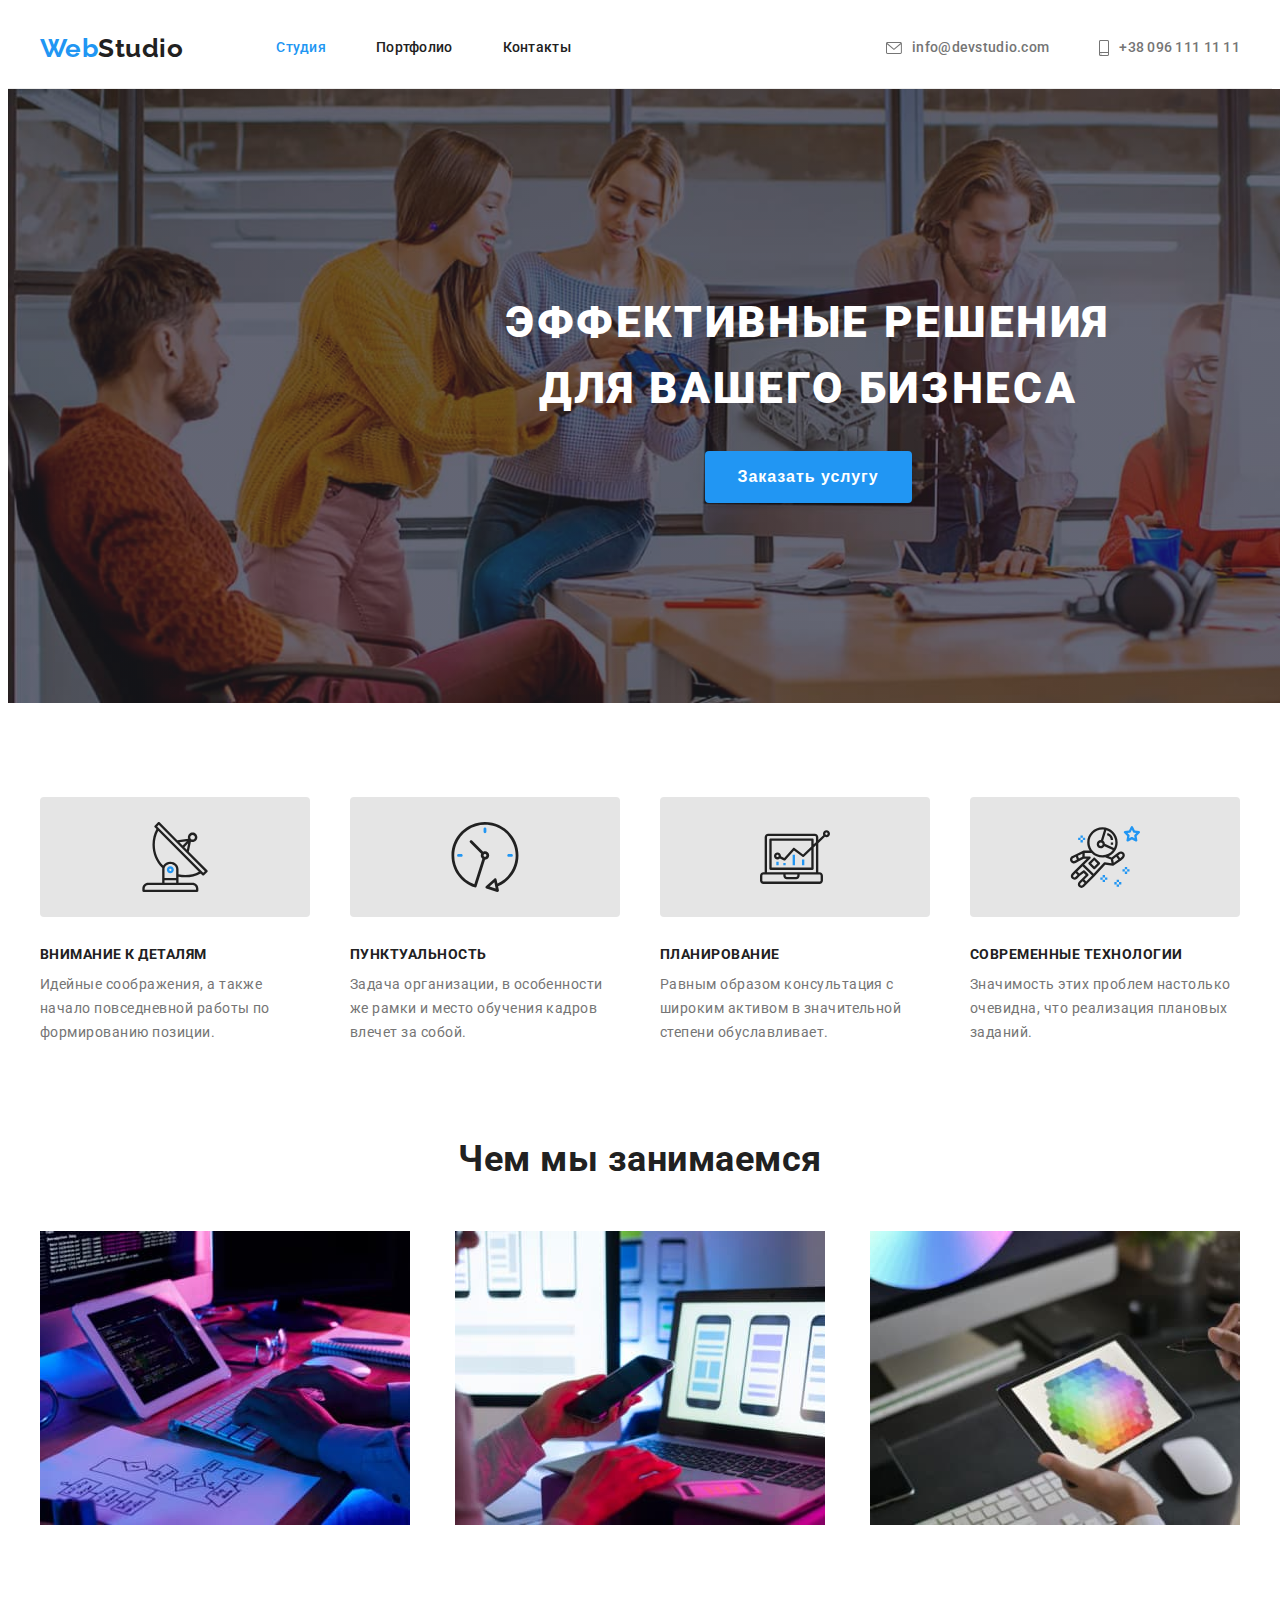
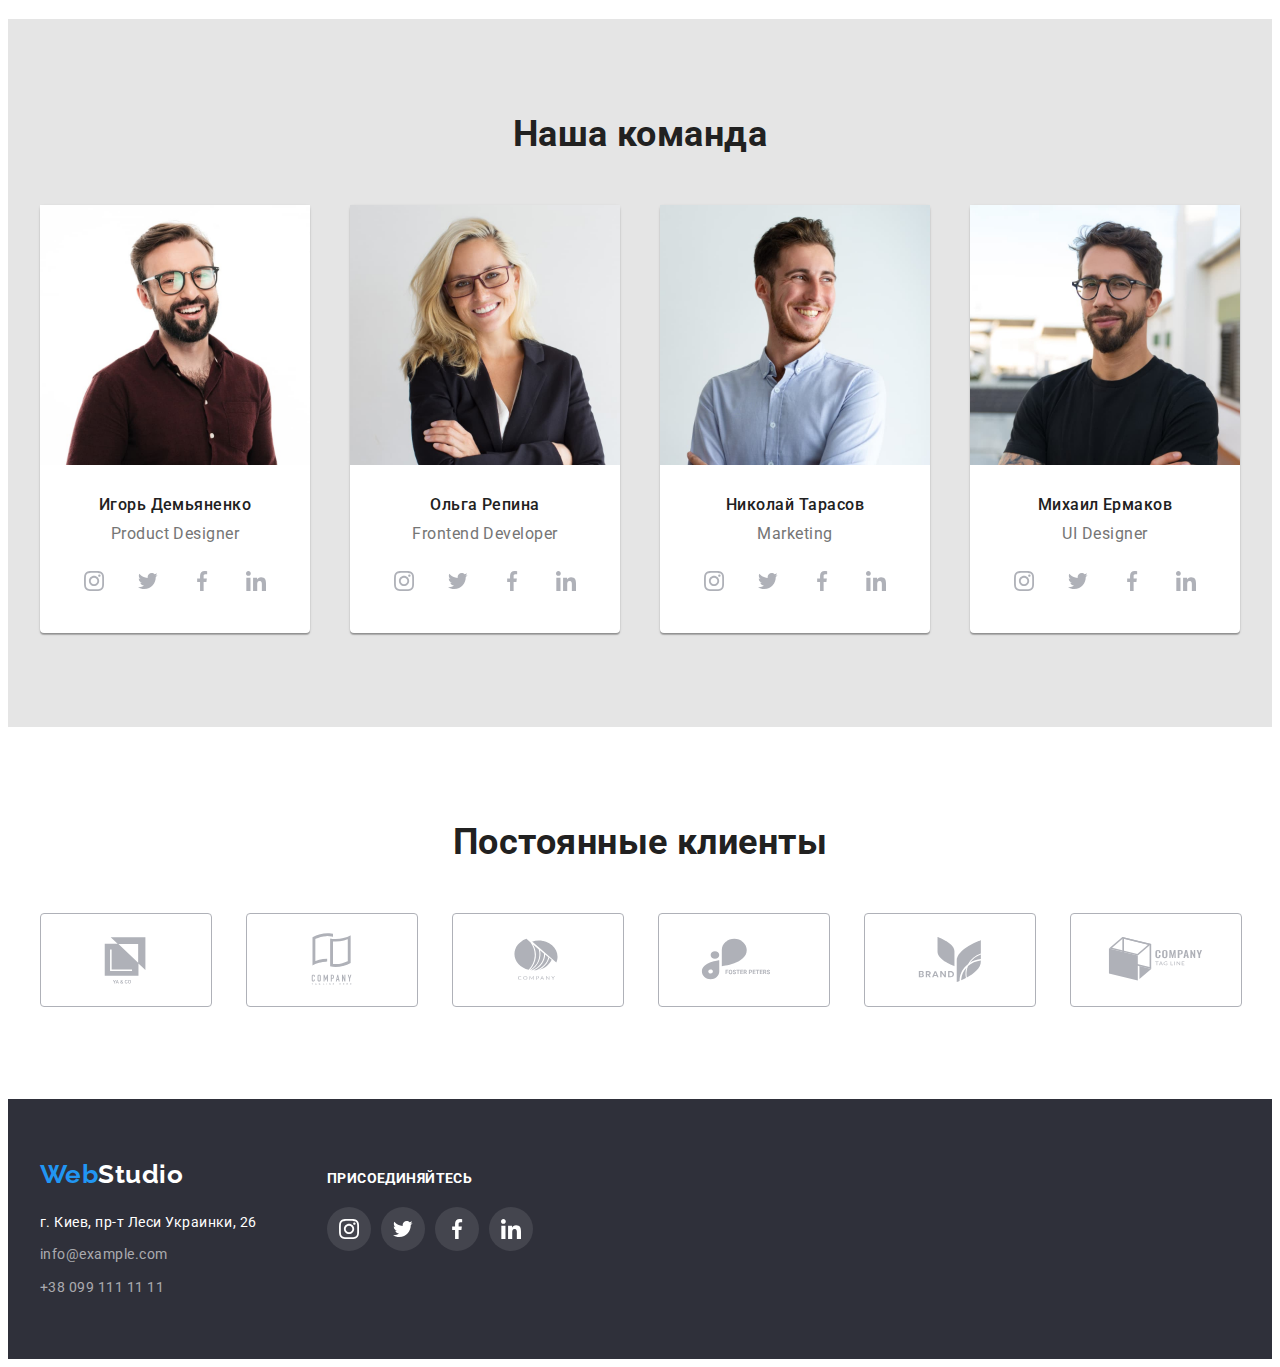
<file: index.html>
<!DOCTYPE html>
<html lang="ru">
  <head>
    <meta charset="UTF-8" />
    <meta http-equiv="X-UA-Compatible" content="IE=edge" />
    <meta name="viewport" content="width=device-width, initial-scale=1.0" />
    <title>WebStudio</title>
    <link rel="stylesheet" href="https://cdnjs.cloudflare.com/ajax/libs/modern-normalize/1.1.0/modern-normalize.min.css"
      integrity="sha512-wpPYUAdjBVSE4KJnH1VR1HeZfpl1ub8YT/NKx4PuQ5NmX2tKuGu6U/JRp5y+Y8XG2tV+wKQpNHVUX03MfMFn9Q=="
      crossorigin="anonymous" referrerpolicy="no-referrer"/>
    <link rel="preconnect" href="https://fonts.googleapis.com">
    <link rel="preconnect" href="https://fonts.gstatic.com" crossorigin>
    <link href="https://fonts.googleapis.com/css2?family=Raleway:wght@700&family=Roboto:wght@400;500;700;900&display=swap"
      rel="stylesheet">
    <link rel="stylesheet" href="./css/style.css">
  </head>

  <body class="page">
    <!--Шапка сайта-->
    <header class="page-header">
      <nav class="container main-nav">
        <a href="index.html" class="logo"><span class="web">Web</span>Studio
        </a>
        <ul class="site-nav list">
          <li class="item"><a href="index.html" class="link current">Студия</a></li>
          
          <li class="item"><a href="portfolio.html" class="link">Портфолио</a></li>

          <li class="item"><a href="contacts.html" class="link">Контакты</a></li>
        </ul>
       <ul class="auth-nav list">
        <li class="item item-nav">
            <a href="mailto:info@devstudio.com" class="link nav-link">
              <svg class="icon-nav mail" width="16" height="12">
                <use href="./images/sprite.svg#icon-email"></use>
              </svg>
            info@devstudio.com</a>
        </li>
        <li class="item item-nav">
          <a href="tel:+380961111111" class="link">
            <svg class="icon-nav phone" width="10" height="16">
              <use href="./images/sprite.svg#icon-phone"></use>
            </svg>
          +38 096 111 11 11</a>
        </li>
      </ul>
      </nav>
    </header>
    <main>
      <!--Герой-->
      <section class="hero overlay">
        <div class="container">
          <div class="hero-item">
            <h1 class="hero-titel">Эффективные решения для вашего бизнеса</h1>
            <button type="submit" class="button-main">Заказать услугу</button>
          </div>
        </div>
      </section>
      <!--Особенности компании-->
      <section class="section-feature">
        <div class="container">
        <h2 class="section-titel-goust visually-hidden">Наши конкурентные преимущества</h2>
        <ul class="feature-list">
          <li class="item">
            <div class="feature-card">
              <svg class="feature-icon">
                <use href="./images/sprite.svg#icon-radar"></use>
              </svg>
            </div>
            <h3 class="titel">Внимание к деталям</h3>
            <p class="text">Идейные соображения, а также начало повседневной работы по формированию позиции.</p>
          </li>
          <li class="item">
            <div class="feature-card">
              <svg class="feature-icon">
                <use href="./images/sprite.svg#icon-clock"></use>
              </svg>
            </div>
            <h3 class="titel">Пунктуальность</h3>
            <p class="text">
              Задача организации, в особенности же рамки и место обучения кадров влечет за собой.
            </p>
          </li>

          <li class="item">
            <div class="feature-card">
              <svg class="feature-icon">
                <use href="./images/sprite.svg#icon-diagram"></use>
              </svg>
            </div>
            <h3 class="titel">Планирование</h3>
            <p class="text">
              Равным образом консультация с широким активом в значительной степени обуславливает.
            </p>
          </li>

          <li class="item">
            <div class="feature-card">
              <svg class="feature-icon">
                <use href="./images/sprite.svg#icon-spaceman"></use>
              </svg>
            </div>
            <h3 class="titel">Современные технологии</h3>
            <p class="text">Значимость этих проблем настолько очевидна, что реализация плановых заданий.</p>
          </li>
        </ul>
        </div>
      </section>
      <!--Чем мы занимаемся-->
      <section class="section-work">
        <div class="container">
          <h2 class="section-titel">Чем мы занимаемся</h2>
            <ul class="work-list">
              <li class="item">
                <img src="./images/box1.jpg" width="370" alt="Планшет и клавиатура" />
              </li>

              <li class="item"><img src="./images/box2.jpg" width="370" alt="Ноутбук" /></li>
              <li class="item"><img src="./images/box3.jpg" width="370" alt="Планшет" /></li>
          </ul>
        </div>
      </section>
      <!--Команда-->
      <section class="section-team">
        <div class="container">
          <h2 class="section-titel">Наша команда</h2>
          
          <ul class="team-list">
              <li class="item">
                  <article class="card">
                    <div class="card-tumb">
                      <img class="photo-card" src="./images/igor.jpg" width="270" alt="Игорь Демьяненко" />
                    </div>
                    <div class="card-info">
                      <h3 class="titel">Игорь Демьяненко</h3>
                      <p lang="en" class="text">Product Designer</p>
                      <ul class="teammates-socials list socials-list">
                        <li class="socials-item">
                          <a href="" class="socials-link link">
                            <svg class="socials-icon" width="20" height="20">
                              <use href="./images/sprite.svg#icon-instagram"></use>
                            </svg>
                          </a>
                        </li>
                        <li class="socials-item">
                          <a href="" class="socials-link link">
                            <svg class="socials-icon" width="20" height="20">
                              <use href="./images/sprite.svg#icon-twitter"></use>
                            </svg>
                          </a>
                        </li>
                        <li class="socials-item">
                          <a href="" class="socials-link link">
                            <svg class="socials-icon" width="20" height="20">
                              <use href="./images/sprite.svg#icon-facebook"></use>
                            </svg>
                          </a>
                        </li>
                        <li class="socials-item">
                          <a href="" class="socials-link link">
                            <svg class="socials-icon" width="20" height="20">
                              <use href="./images/sprite.svg#icon-linkedin"></use>
                            </svg>
                          </a>
                        </li>
                      </ul>
                    </div>
                  </article>
              </li>

              <li class="item">
                  <article class="card">
                     <div class="card-tumb">
                        <img class="photo-card" src="./images/olga.jpg" width="270" alt="Ольга Репина" />
                      </div>
                     <div class="card-info">
                        <h3 class="titel">Ольга Репина</h3>
                        <p lang="en" class="text">Frontend Developer</p>
                        <ul class="teammates-socials list socials-list">
                          <li class="socials-item">
                            <a href="" class="socials-link link">
                              <svg class="socials-icon" width="20" height="20">
                                <use href="./images/sprite.svg#icon-instagram"></use>
                              </svg>
                            </a>
                          </li>
                          <li class="socials-item">
                            <a href="" class="socials-link link">
                              <svg class="socials-icon" width="20" height="20">
                                <use href="./images/sprite.svg#icon-twitter"></use>
                              </svg>
                            </a>
                          </li>
                          <li class="socials-item">
                            <a href="" class="socials-link link">
                              <svg class="socials-icon" width="20" height="20">
                                <use href="./images/sprite.svg#icon-facebook"></use>
                              </svg>
                            </a>
                          </li>
                          <li class="socials-item">
                            <a href="" class="socials-link link">
                              <svg class="socials-icon" width="20" height="20">
                                <use href="./images/sprite.svg#icon-linkedin"></use>
                              </svg>
                            </a>
                          </li>
                        </ul>
                      </div>
                  </article>
              </li>

              <li class="item">
                <article class="card">
                  <div class="card-tumb">
                    <img class="photo-card" src="./images/nik.jpg" width="270" alt="Николай Тарасов" />
                  </div>
                  <div class="card-info">
                    <h3 class="titel">Николай Тарасов</h3>
                    <p lang="en" class="text">Marketing</p>
                    <ul class="teammates-socials list socials-list">
                      <li class="socials-item">
                        <a href="" class="socials-link link">
                          <svg class="socials-icon" width="20" height="20">
                            <use href="./images/sprite.svg#icon-instagram"></use>
                          </svg>
                        </a>
                      </li>
                      <li class="socials-item">
                        <a href="" class="socials-link link">
                          <svg class="socials-icon" width="20" height="20">
                            <use href="./images/sprite.svg#icon-twitter"></use>
                          </svg>
                        </a>
                      </li>
                      <li class="socials-item">
                        <a href="" class="socials-link link">
                          <svg class="socials-icon" width="20" height="20">
                            <use href="./images/sprite.svg#icon-facebook"></use>
                          </svg>
                        </a>
                      </li>
                      <li class="socials-item">
                        <a href="" class="socials-link link">
                          <svg class="socials-icon" width="20" height="20">
                            <use href="./images/sprite.svg#icon-linkedin"></use>
                          </svg>
                        </a>
                      </li>
                    </ul>
                  </div>
                </article>
              </li>

              <li class="item">
                <article class="card">
                  <div class="card-tumb">
                    <img class="photo-card" src="./images/mihal.jpg" width="270" alt="Михаил Ермаков" />
                  </div>
                  <div class="card-info">
                    <h3 class="titel">Михаил Ермаков</h3>
                    <p lang="en" class="text">UI Designer</p>
                    <ul class="teammates-socials list socials-list">
                      <li class="socials-item">
                        <a href="" class="socials-link link">
                          <svg class="socials-icon" width="20" height="20">
                            <use href="./images/sprite.svg#icon-instagram"></use>
                          </svg>
                        </a>
                      </li>
                      <li class="socials-item">
                        <a href="" class="socials-link link">
                          <svg class="socials-icon" width="20" height="20">
                            <use href="./images/sprite.svg#icon-twitter"></use>
                          </svg>
                        </a>
                      </li>
                      <li class="socials-item">
                        <a href="" class="socials-link link">
                          <svg class="socials-icon" width="20" height="20">
                            <use href="./images/sprite.svg#icon-facebook"></use>
                          </svg>
                        </a>
                      </li>
                      <li class="socials-item">
                        <a href="" class="socials-link link">
                          <svg class="socials-icon" width="20" height="20">
                            <use href="./images/sprite.svg#icon-linkedin"></use>
                          </svg>
                        </a>
                      </li>
                    </ul>
                  </div>
                </article>
              </li>
          </ul>
        </div>
      </section>
      <!-- Клиенты -->
      <section class="section-clients">
        <div class="container">
          <h2 class="section-titel">Постоянные клиенты</h2>
          <ul class="clients-list list"> 
            <li class="clients-item">
              <a href="" class="clients-link link">
                <svg class="clients-icon" width="106" height="60">
                  <use href="./images/sprite.svg#icon-comp1"></use>
                </svg>
              </a>
            </li>
            <li class="clients-item">
              <a href="" class="clients-link link">
                <svg class="clients-icon" width="106" height="60">
                  <use href="./images/sprite.svg#icon-comp2"></use>
                </svg>
              </a>
            </li>
            <li class="clients-item">
              <a href="" class="clients-link link">
                <svg class="clients-icon" width="106" height="60">
                  <use href="./images/sprite.svg#icon-comp3"></use>
                </svg>
              </a>
            </li>
            <li class="clients-item">
              <a href="" class="clients-link link">
                <svg class="clients-icon" width="106" height="60">
                  <use href="./images/sprite.svg#icon-comp4"></use>
                </svg>
              </a>
            </li>
            <li class="clients-item">
              <a href="" class="clients-link link">
                <svg class="clients-icon" width="106" height="60">
                  <use href="./images/sprite.svg#icon-comp5"></use>
                </svg>
              </a>
            </li>
            <li class="clients-item">
              <a href="" class="clients-link link">
                <svg class="clients-icon" width="106" height="60">
                  <use href="./images/sprite.svg#icon-comp6"></use>
                </svg>
              </a>
            </li>
          </ul>
        </div>
      </section>
    </main>
    <!--Подвал-->
    <footer class="footer">
      <div class="container">
        <div class="main-footer">
        <div class="left-footer">
            <div class="footer-logo">
                <a href="index.html" class="logo"><span class="web">Web</span>Studio
                </a>
            </div>
              <address>
                <ul class="address-list">
                  <li class="item"><a href="https://goo.gl/maps/FcAPgfBcvbbnPMWw7" target="_blank" class="comp-address">г. Киев, пр-т Леси Украинки, 26</a></li>
                  <li class="item"><a href="mailto:info@example.com" class ="link" >info@example.com</a></li>
                  <li class="item"><a href="tel:+380991111111" class ="link">+38 099 111 11 11</a></li>
                </ul>
              </address>
        </div>
            <div class="right-footer">
                <h2 class="titel footer-contacts-titel">Присоединяйтесь</h2>
              <ul class="socials-address list">
                    <li class="socials-address-item">
                      <a href="" class="socials-address-link link">
                        <svg class="socials-icon" width="20" height="20">
                          <use href="./images/sprite.svg#icon-instagram"></use>
                        </svg>
                      </a>
                    </li>
                    <li class="socials-address-item">
                      <a href="" class="socials-address-link link">
                        <svg class="socials-icon" width="20" height="20">
                          <use href="./images/sprite.svg#icon-twitter"></use>
                        </svg>
                      </a>
                    </li>
                    <li class="socials-address-item">
                      <a href="" class="socials-address-link link">
                        <svg class="socials-icon" width="20" height="20">
                          <use href="./images/sprite.svg#icon-facebook"></use>
                        </svg>
                      </a>
                    </li>
                    <li class="socials-address-item">
                      <a href="" class="socials-address-link link">
                        <svg class="socials-icon" width="20" height="20">
                          <use href="./images/sprite.svg#icon-linkedin"></use>
                        </svg>
                      </a>
                    </li>
              </ul>
            </div>
          </div>
      </div>
    </footer>
  </body>
</html>
</file>
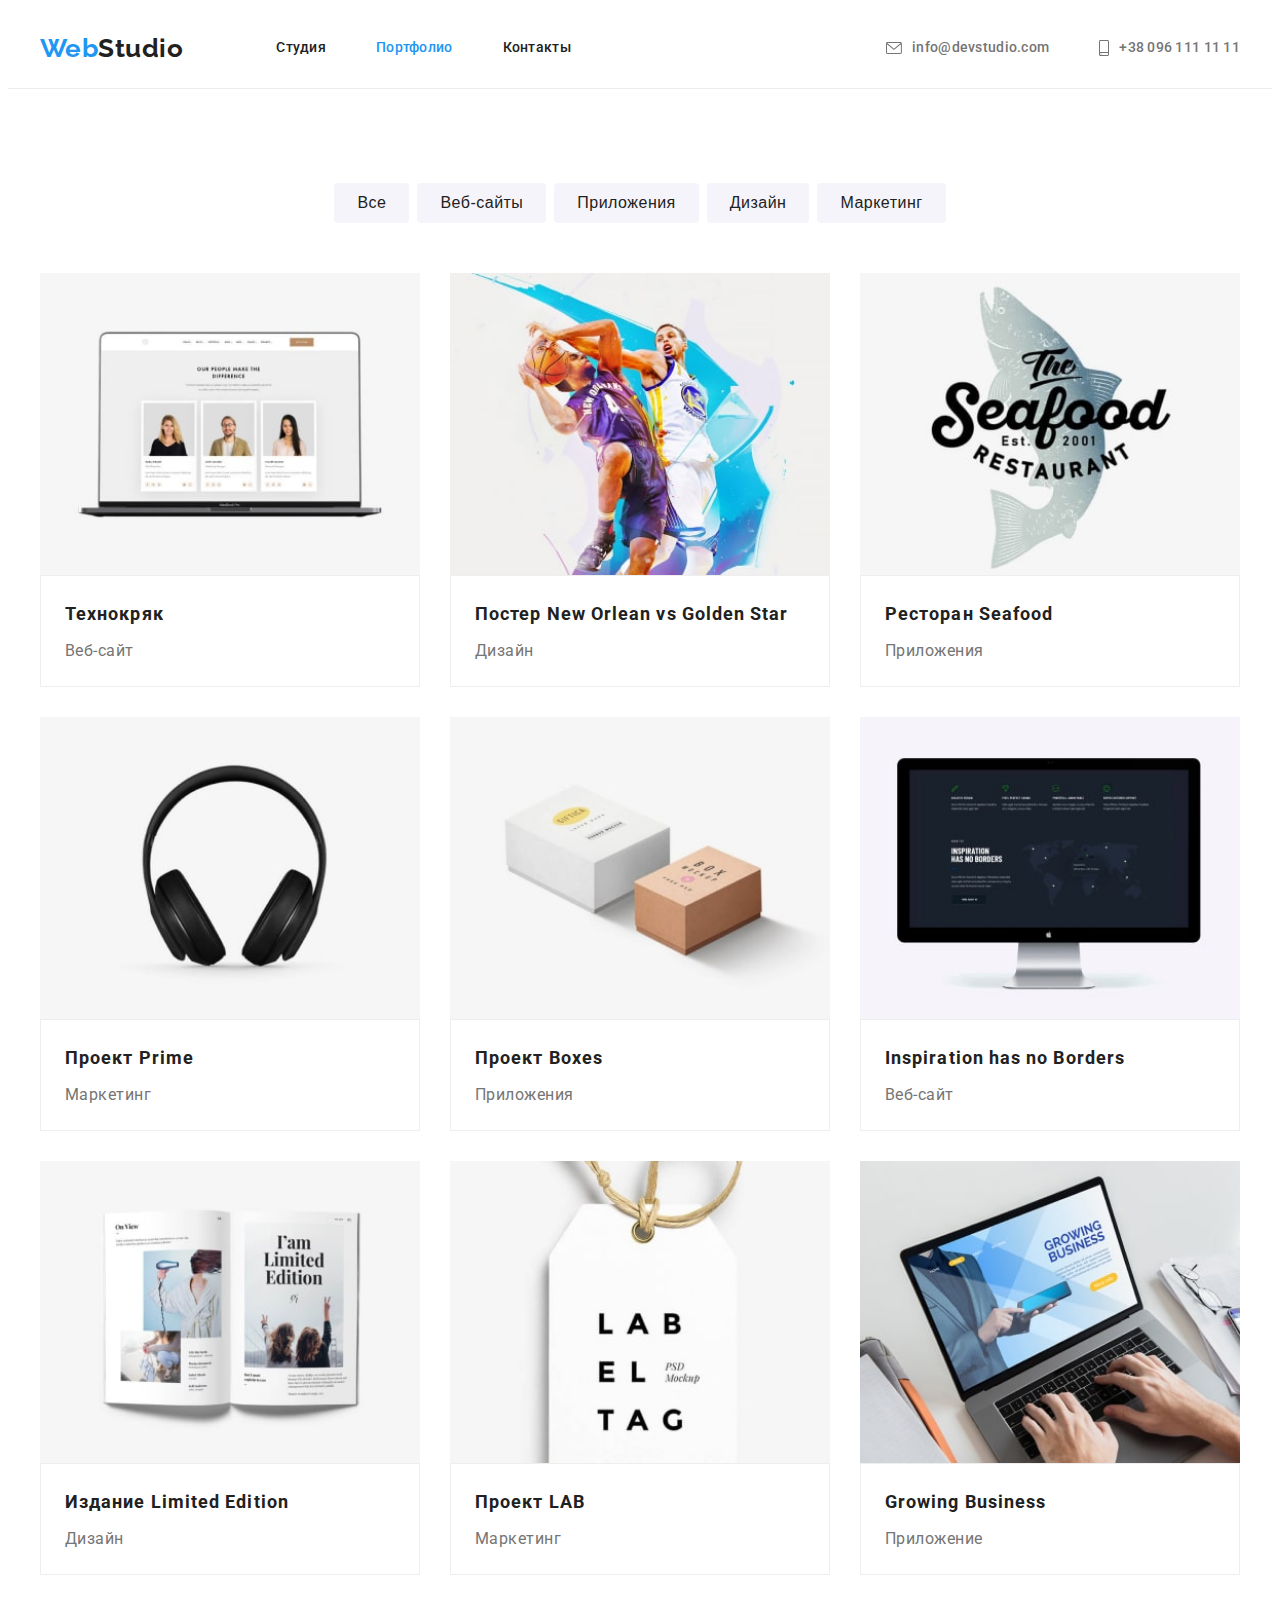
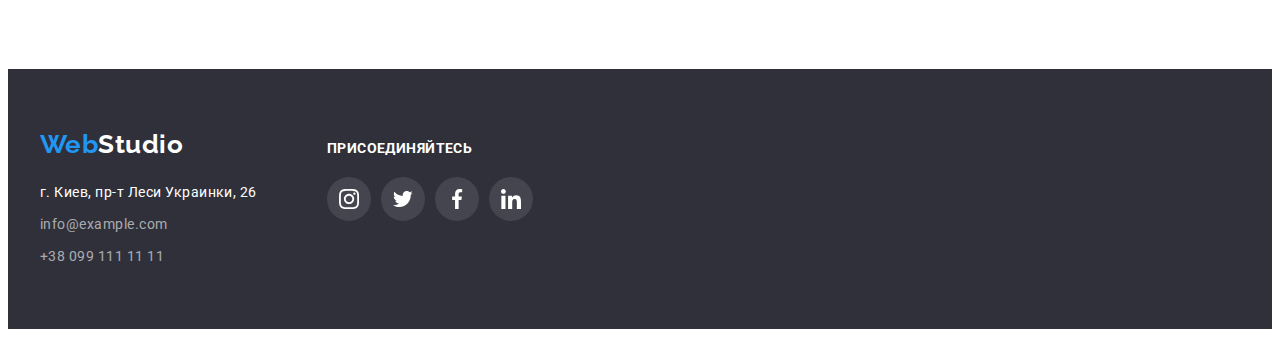
<file: portfolio.html>
<!DOCTYPE html>
<html lang="ru">

<head>
  <meta charset="UTF-8" />
  <meta http-equiv="X-UA-Compatible" content="IE=edge" />
  <meta name="viewport" content="width=device-width, initial-scale=1.0" />
  <title>WebStudio</title>
  <link rel="stylesheet" href="https://cdnjs.cloudflare.com/ajax/libs/modern-normalize/1.1.0/modern-normalize.min.css"
    integrity="sha512-wpPYUAdjBVSE4KJnH1VR1HeZfpl1ub8YT/NKx4PuQ5NmX2tKuGu6U/JRp5y+Y8XG2tV+wKQpNHVUX03MfMFn9Q=="
    crossorigin="anonymous" referrerpolicy="no-referrer" />
  <link rel="preconnect" href="https://fonts.googleapis.com">
  <link rel="preconnect" href="https://fonts.gstatic.com" crossorigin>
  <link href="https://fonts.googleapis.com/css2?family=Raleway:wght@700&family=Roboto:wght@400;500;700;900&display=swap"
    rel="stylesheet">
  <link rel="stylesheet" href="./css/style.css">
</head>

<body class="page">
  <!--Шапка сайта-->
<header class="page-header">
  <nav class="container main-nav">
    <a href="index.html" class="logo"><span class="web">Web</span>Studio
    </a>
    <ul class="site-nav list">
      <li class="item"><a href="index.html" class="link">Студия</a></li>

      <li class="item"><a href="portfolio.html" class="link current">Портфолио</a></li>

      <li class="item"><a href="contacts.html" class="link">Контакты</a></li>
    </ul>
    <ul class="auth-nav list">
      <li class="item item-nav">
        <a href="mailto:info@devstudio.com" class="link nav-link">
          <svg class="icon-nav mail" width="16" height="12">
            <use href="./images/sprite.svg#icon-email"></use>
          </svg>
          info@devstudio.com</a>
      </li>
      <li class="item item-nav">
        <a href="tel:+380961111111" class="link">
          <svg class="icon-nav phone" width="10" height="16">
            <use href="./images/sprite.svg#icon-phone"></use>
          </svg>
          +38 096 111 11 11</a>
      </li>
    </ul>
  </nav>
</header>
 <main>
  <!--Главная-->
   <section class="hero visually-hidden">
     <h1 class="hero-titel">Наши работы</h1>
   </section>
<!-- Фильтры -->
<section class="section-portfolio">
  <div class="container portfolio">
  <h2 class="section-filter-titel visually-hidden">Фильтры</h2>
  <ul class="filter-list">
    <li class="item"><button type="button" class="filters">Все</button></li>
    <li class="item"><button type="button" class="filters">Веб-сайты</button></li>
    <li class="item"><button type="button" class="filters">Приложения</button></li>
    <li class="item"><button type="button" class="filters">Дизайн</button></li>
    <li class="item"><button type="button" class="filters">Маркетинг</button></li>
  </ul>
  <ul class="works-list">
    <li class="cards">
      <a href="" class="example">
      <img src="./images/portfolio/mcbook.jpg" width="370" alt="macbook">
        <div class="cards-info">
          <h3 class="titel">Технокряк</h3>
          <p class="text">Веб-сайт</p>
        </div>
      </a>
    </li>
    <li class="cards">
      <a href="" class="example">
      <img src="./images/portfolio/bascket.jpg" width="370" alt="bascketballplayers">
        <div class="cards-info">
          <h3 class="titel">Постер <span lang="en">New Orlean vs Golden Star</span></h3>
          <p class="text">Дизайн</p>
        </div>
      </a>
    </li>
    <li class="cards">
      <a href="" class="example">
     <img src="./images/portfolio/fish.jpg" width="370" alt="fish">
        <div class="cards-info">
          <h3 class="titel">Ресторан <span lang="en">Seafood</span></h3>
          <p class="text">Приложения</p>
        </div>
      </a>
    </li>
    <li class="cards">
      <a href="" class="example">
      <img src="./images/portfolio/hears.jpg" width="370" alt="hears">
        <div class="cards-info">
          <h3 class="titel">Проект <span lang="en">Prime</span></h3>
          <p class="text">Маркетинг</p>
        </div>
      </a>
    </li>
    <li class="cards">
      <a href="" class="example">
      <img src="./images/portfolio/boxs.jpg" width="370"  alt="boxes">
        <div class="cards-info">
          <h3 class="titel">Проект <span lang="en">Boxes</span></h3>
          <p class="text">Приложения</p>
        </div>
      </a>
    </li>
    <li class="cards">
      <a href="" class="example">
      <img src="./images/portfolio/mcpc.jpg" width="370" alt="macdesktop">
        <div class="cards-info">
          <h3 lang="en" class="titel">Inspiration has no Borders</h3>
          <p class="text">Веб-сайт</p>
        </div>
      </a>
    </li>
    <li class="cards">
      <a href="" class="example">
      <img src="./images/portfolio/book.jpg" width="370" alt="book">
      <div class="cards-info">
        <h3 class="titel">Издание <span lang="en">Limited Edition</span></h3>
        <p class="text">Дизайн</p>
      </div>
      </a>
    </li>
    <li class="cards">
      <a href="" class="example">
      <img src="./images/portfolio/labeltag.jpg" width="370" alt="label">
      <div class="cards-info">
        <h3 class="titel">Проект <span lang="en">LAB</span></h3>
        <p class="text">Маркетинг</p>
      </div>
      </a>
    </li>
    <li class="cards">
      <a href="" class="example">
      <img src="./images/portfolio/laptop.jpg" width="370" alt="laptop">
      <div class="cards-info">
        <h3 lang="en" class="titel">Growing Business</h3>
        <p class="text">Приложение</p>
      </div>
      </a>
    </li>
  </ul>
  </div>
</section>
 </main>
  <!--Подвал-->
  <footer class="footer">
    <div class="container">
      <div class="main-footer">
        <div class="left-footer">
          <div class="footer-logo">
            <a href="index.html" class="logo"><span class="web">Web</span>Studio
            </a>
          </div>
          <address>
            <ul class="address-list">
              <li class="item"><a href="https://goo.gl/maps/FcAPgfBcvbbnPMWw7" target="_blank" class="comp-address">г. Киев,
                  пр-т Леси Украинки, 26</a></li>
              <li class="item"><a href="mailto:info@example.com" class="link">info@example.com</a></li>
              <li class="item"><a href="tel:+380991111111" class="link">+38 099 111 11 11</a></li>
            </ul>
          </address>
        </div>
        <div class="right-footer">
          <h2 class="titel footer-contacts-titel">Присоединяйтесь</h2>
          <ul class="socials-address list">
            <li class="socials-address-item">
              <a href="" class="socials-address-link link">
                <svg class="socials-icon" width="20" height="20">
                  <use href="./images/sprite.svg#icon-instagram"></use>
                </svg>
              </a>
            </li>
            <li class="socials-address-item">
              <a href="" class="socials-address-link link">
                <svg class="socials-icon" width="20" height="20">
                  <use href="./images/sprite.svg#icon-twitter"></use>
                </svg>
              </a>
            </li>
            <li class="socials-address-item">
              <a href="" class="socials-address-link link">
                <svg class="socials-icon" width="20" height="20">
                  <use href="./images/sprite.svg#icon-facebook"></use>
                </svg>
              </a>
            </li>
            <li class="socials-address-item">
              <a href="" class="socials-address-link link">
                <svg class="socials-icon" width="20" height="20">
                  <use href="./images/sprite.svg#icon-linkedin"></use>
                </svg>
              </a>
            </li>
          </ul>
        </div>
      </div>
    </div>
  </footer>
</body>

</html>
</file>
<file: css/style.css>
:root {
  --primary-white-color: #ffffff;
  --primary-text-color: #757575;
  --titel-text-color: #212121;
  --accent-color: #2196f3;
  --second-bg-color: #e5e5e5;
  --car-shadow: 0px 1px 3px rgba(0, 0, 0, 0.12), 0px 1px 1px rgba(0, 0, 0, 0.14),
    0px 2px 1px rgba(0, 0, 0, 0.2);
  --button-main-shadow: 0px 4px 4px rgba(0, 0, 0, 0.15);
  --button-filers-shadow: 0px 3px 1px rgba(0, 0, 0, 0.1), 0px 1px 2px rgba(0, 0, 0, 0.08),
    0px 2px 2px rgba(0, 0, 0, 0.12);
}

p,
h1,
h2,
h3,
h4,
h5,
h6 {
  margin-top: 0;
  margin-bottom: 0;
}

ul {
  margin-top: 0;
  margin-bottom: 0;
  padding-left: 0;
}
img {
  display: block;
  min-width: 100%;
  height: auto;
}

/* Utilits */

.list {
  padding: 0;
  margin: 0;
  list-style: none;
}
.visually-hidden {
  position: absolute;
  width: 1px;
  height: 1px;
  margin: -1px;
  padding: 0;
  overflow: hidden;
  border: 0;
  clip: rect(0 0 0 0);
}

/* Container */

.container {
  width: 1200px;
  margin-left: auto;
  margin-right: auto;
  padding-left: 15px;
  padding-right: 15px;
  align-items: center;
  /* border: 1px solid tomato; */
}

.page {
  background-color: var(--primary-white-color);
  color: var(--primary-text-color);
  font-family: Roboto, sans-serif;
  font-style: normal;
  font-weight: 400;
  letter-spacing: 0.03em;
}
.web {
  color: var(--accent-color);
  font-family: Raleway, sans-serif;
  font-style: normal;
  font-weight: 700;
  font-size: 26px;
  line-height: 1.19;
}

.list,
.work-list,
.team-list,
.feature-list,
.footer .address-list,
.filter-list,
.works-list {
  font-style: normal;
  list-style: none;
  text-decoration: none;
}

.text {
  color: var(--primary-text-color);
}

.page-header {
  background-color: var(--primary-white-color);
  border-bottom: 1px solid #ececec;
}

/* Main nav */

.main-nav {
  display: flex;
  align-items: center;
}

/* logo */

.page-header .logo {
  color: var(--titel-text-color);
}

.footer .logo {
  color: var(--primary-white-color);
}
.page-header .logo,
.footer .logo {
  font-family: Raleway, sans-serif;
  font-weight: 700;
  font-size: 26px;
  line-height: 1.19;
  text-decoration: none;
}

/* site-nav */

.site-nav {
  display: flex;
  margin-left: 93px;
}

.site-nav .item + .item {
  margin-left: 50px;
}

.site-nav .link {
  display: block;
  padding-top: 32px;
  padding-bottom: 32px;
}

.auth-nav .link {
  display: block;
  padding-top: 32px;
  padding-bottom: 32px;
}

.site-nav .link,
.auth-nav .link {
  font-weight: 500;
  font-size: 14px;
  line-height: 1.14;
  letter-spacing: 0.02em;
  text-decoration: none;
}

.site-nav .link {
  color: var(--titel-text-color);
}

.auth-nav .link {
  color: var(--primary-text-color);
  display: inline-flex;
  align-items: center;
}
.site-nav .link:hover,
.site-nav .link:focus {
  color: var(--accent-color);
  cursor: pointer;
}
.site-nav .link.current {
  color: var(--accent-color);
}

/* auth-nav */

.auth-nav {
  display: flex;
  margin-left: auto;
}
.auth-nav .item + .item {
  margin-left: 50px;
}

.auth-nav .link:hover,
.auth-nav .link:focus {
  color: var(--accent-color);
}

.icon-nav {
  fill: currentColor;
  margin-right: 10px;
}

/* hero */

.overlay {
  width: 1600px;
  margin-left: auto;
  margin-right: auto;
  background-image: linear-gradient(to right, rgba(47, 48, 58, 0.4), rgba(47, 48, 58, 0.4)),
    url('../images/heroback.jpg');
  background-repeat: no-repeat;
  background-position: center;
  background-size: cover;
}

.hero {
  padding-top: 200px;
  padding-bottom: 200px;
  background-color: #2f303a;
  text-align: center;
}

.hero-titel {
  width: 700px;
  margin-bottom: 30px;
  margin-left: auto;
  margin-right: auto;

  color: var(--primary-white-color);
  font-weight: 900;
  font-size: 44px;
  line-height: 1.5;
  letter-spacing: 0.06em;
  text-transform: uppercase;
}

.button-main {
  display: inline-block;
  border-radius: 4px;
  border: 1px solid transparent;
  box-shadow: var(--button-main-shadow);
  padding: 10px 32px;

  color: var(--primary-white-color);
  background-color: var(--accent-color);
  cursor: pointer;
  font-weight: 700;
  font-size: 16px;
  line-height: 1.88;
  letter-spacing: 0.06em;
}

/* portfolio buttons */

.filter-list .filters {
  border-radius: 4px;
  border: 1px solid transparent;
  padding: 6px 22px;
  color: var(--titel-text-color);
  background-color: #f5f4fa;

  font-weight: 500;
  font-size: 16px;
  line-height: 1.63;
  letter-spacing: 0.03em;
}

.filter-list .filters:hover,
.filter-list .filters:focus {
  background-color: var(--accent-color);
  color: var(--primary-white-color);
  font-weight: 500;
  font-size: 16px;
  line-height: 1.63;
  letter-spacing: 0.03em;
}

/* section */

.section {
  background-color: var(--primary-white-color);
}
.section-team {
  background-color: var(--second-bg-color);
  padding-top: 94px;
  padding-bottom: 94px;
}
.section-titel {
  margin-bottom: 50px;
}

.section-titel {
  color: var(--titel-text-color);
  font-weight: 700;
  font-size: 36px;
  line-height: 1.17;
  text-align: center;
}

.section-portfolio {
  padding-top: 94px;
  padding-bottom: 94px;
}

/* features */

.section-feature {
  padding-top: 94px;
  padding-bottom: 47px;
}

.feature-list {
  display: flex;
  justify-content: space-between;
}

.feature-list .item {
  width: 270px;
}

.feature-list .item:not(:last-child) {
  margin-right: 30px;
}

.feature-list .titel {
  margin-bottom: 10px;
}

.feature-list .titel {
  color: var(--titel-text-color);
  font-weight: 700;
  font-size: 14px;
  line-height: 1.14;
  text-transform: uppercase;
}
.feature-list .text,
.footer .link {
  font-size: 14px;
  line-height: 1.7;
}

.feature-icon {
  width: 70px;
  height: 70px;
}

.feature-card {
  display: flex;
  justify-content: center;
  padding: 25px 0;
  background-color: var(--second-bg-color);
  border-radius: 4px;
  margin-bottom: 30px;
}

/* works */

.section-work {
  padding-top: 47px;
  padding-bottom: 94px;
}

.work-list {
  display: flex;
  justify-content: space-between;
}

.work-list .item:not(:last-child) {
  margin-right: 30px;
}

.works-list .example {
  text-decoration: none;
}

.cards-info .titel {
  font-weight: 700;
  font-size: 18px;
  line-height: 2;
  letter-spacing: 0.06em;
}

.works-list .text {
  font-size: 16px;
  line-height: 1.87;
}

.cards {
  width: calc((100% - 60px) / 3);
  margin-right: 30px;
  margin-bottom: 30px;
}

.cards:nth-child(3n) {
  margin-right: 0;
}

.cards:nth-last-child(-n + 3) {
  margin-bottom: 0;
}

.cards-info {
  padding: 20px 24px;
  border: 1px solid #eeeeee;
}

.cards-info .titel {
  margin-bottom: 4px;
}

/* team */

.team-list {
  display: flex;
  justify-content: space-between;
}

.team-list .item:not(:last-child) {
  margin-right: 30px;
}

/* .section-team .section-titel {
  padding-top: 94px;
} */

.card {
  background-color: var(--primary-white-color);
  text-align: center;
  box-shadow: var(--car-shadow);
  border-radius: 4px;
}

.card-info {
  padding-top: 30px;
  padding-bottom: 30px;
}

.team-list .titel {
  margin-bottom: 10px;
  font-weight: 500;
  font-size: 16px;
  line-height: 1.19;
}
.team-list .text {
  font-size: 16px;
  line-height: 1.19;
  margin-bottom: 16px;
}

.filter-list {
  margin-bottom: 50px;
  list-style: none;
}
.team-list .titel,
.works-list .titel {
  color: var(--titel-text-color);
}

.socials-list {
  display: flex;
  justify-content: center;
}

.socials-item {
  width: 44px;
  height: 44px;
}

.socials-item:not(:last-child) {
  margin-right: 10px;
}

.socials-link {
  width: 100%;
  height: 100%;
  display: flex;
  justify-content: center;
  align-items: center;
  border-radius: 50%;
  background-color: var(--primary-white-color);
  fill: #afb1b8;
}

.socials-link:hover,
.socials-link:focus {
  background-color: var(--accent-color);
}

.socials-link:hover .socials-icon,
.socials-link:focus .socials-icon {
  fill: var(--primary-white-color);
}

/* Clients */

.section-clients {
  background-color: var(--primary-white-color);
  padding-top: 94px;
  padding-bottom: 94px;
}

.clients-list {
  display: flex;
  justify-content: space-between;
}

.clients-item {
  width: 170px;
  height: 92px;
}

.clients-item:not(:last-child) {
  margin-right: 30px;
}

.clients-link {
  display: flex;
  width: 100%;
  height: 100%;
  justify-content: center;
  align-items: center;
  fill: #afb1b8;
  border: 1px solid #afb1b8;
  border-radius: 4px;
}

.clients-link:hover,
.clients-link:focus {
  border-color: var(--accent-color);
  fill: var(--accent-color);
}

/* Button Filters*/

.filter-list {
  display: flex;
  justify-content: center;
}

.filter-list .item:not(:last-child) {
  margin-right: 8px;
}

.works-list {
  display: flex;
  flex-wrap: wrap;
}

.filter-list .filters {
  background-color: #f5f4fa;
  color: var(--titel-text-color);
}

.filter-list .filters:hover,
.filter-list .filters:focus {
  background-color: var(--accent-color);
  color: var(--primary-white-color);
  box-shadow: 0px 3px 1px rgba(0, 0, 0, 0.1), 0px 1px 2px rgba(0, 0, 0, 0.08),
    0px 2px 2px rgba(0, 0, 0, 0.12);
  cursor: pointer;
}

.cards:hover,
.cards:focus {
  box-shadow: 0px 1px 1px rgba(0, 0, 0, 0.12), 0px 4px 4px rgba(0, 0, 0, 0.06),
    1px 4px 6px rgba(0, 0, 0, 0.16);
  cursor: pointer;
}

/* Footer */

.footer {
  padding-top: 60px;
  padding-bottom: 60px;
  background-color: #2f303a;
  color: var(--primary-text-color);
}

.footer .comp-address {
  color: var(--primary-white-color);
  text-decoration: none;
  font-size: 14px;
  line-height: 1.72;
}

.footer .link {
  color: rgba(255, 255, 255, 0.6);
  text-decoration: none;
}
.footer .comp-address:hover,
.footer .comp-address:focus {
  color: var(--accent-color);
  cursor: pointer;
}
.footer .link:hover,
.footer .link:focus {
  color: var(--accent-color);
}

.footer-logo {
  display: inline-block;
  margin-bottom: 20px;
}

.address-list .item:not(:last-child) {
  margin-bottom: 9px;
}

.right-footer .titel {
  color: var(--primary-white-color);
  font-weight: 700;
  font-size: 14px;
  line-height: 1.14;
  font-style: normal;
  letter-spacing: 0.03em;
  text-transform: uppercase;
}

.socials-address {
  display: flex;
}

.socials-address-item {
  width: 44px;
  height: 44px;
}

.socials-footer-links {
  display: flex;
}

.socials-address .titel {
  margin-bottom: 20px;
}

.socials-address-item:not(:last-child) {
  margin-right: 10px;
}

.socials-address-link {
  width: 100%;
  height: 100%;
  display: flex;
  justify-content: center;
  align-items: center;
  border-radius: 50%;
  background-color: rgba(255, 255, 255, 0.1);
  fill: var(--primary-white-color);
}

.main-footer {
  display: flex;
  align-items: baseline;
}

.footer-contacts-titel {
  margin-bottom: 20px;
}

.right-footer {
  width: 206px;
  margin-left: 70px;
}

.socials-address-link:hover,
.socials-address-link:focus {
  background-color: var(--accent-color);
}
</file>
